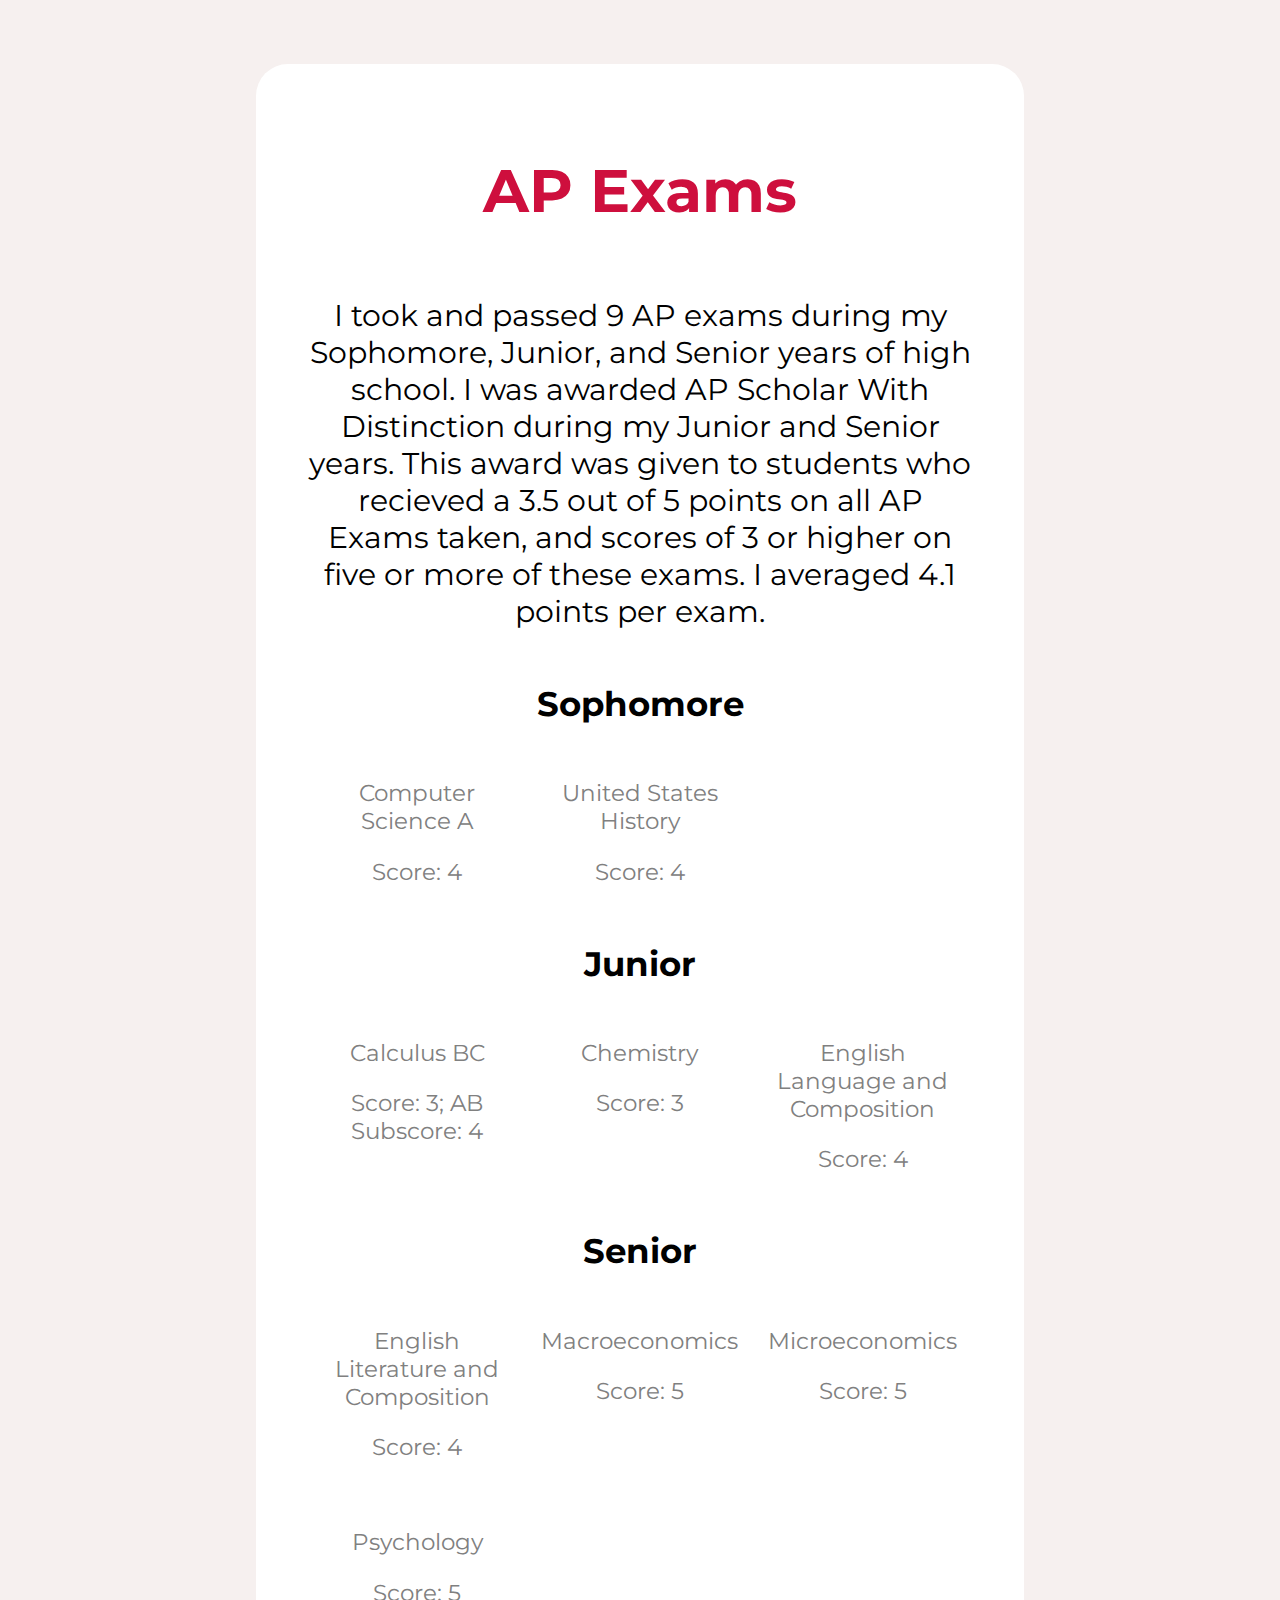
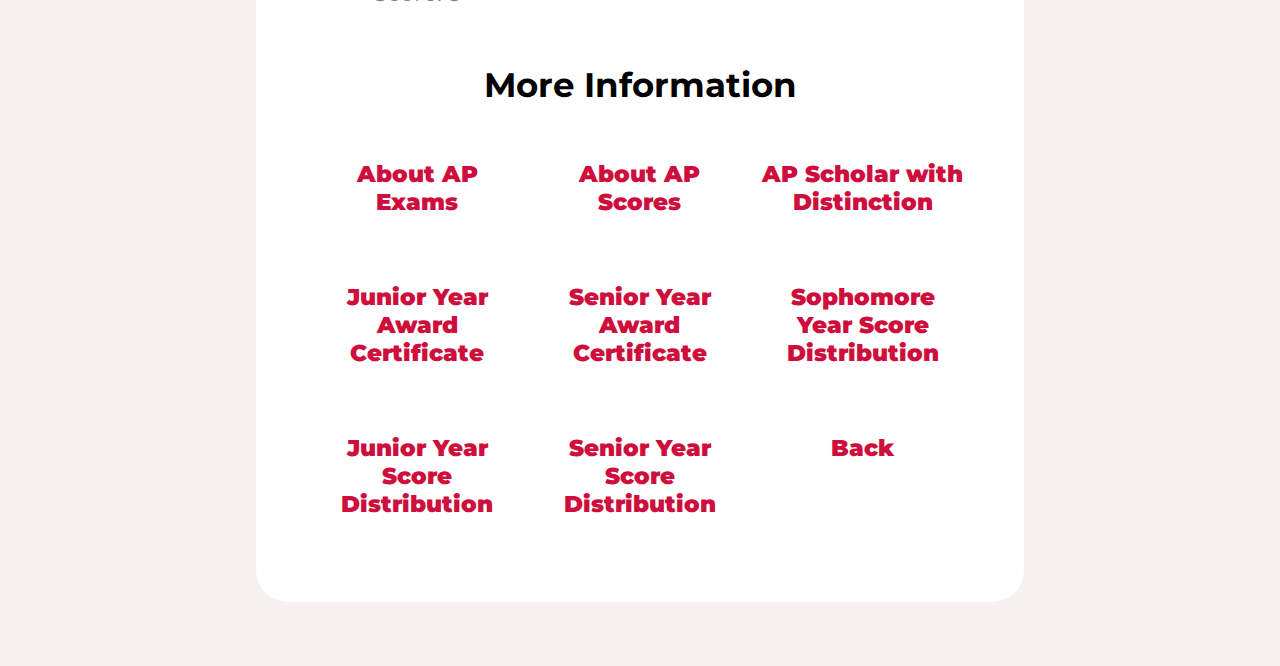
<file: ap/index.html>
<!DOCTYPE html>

<html>

<head>
    <meta charset="utf-8">
    <meta http-equiv="X-UA-Compatible" content="IE=edge">
    <title></title>
    <meta name="description" content="">
    <meta name="viewport" content="width=device-width, initial-scale=1">
    <link rel="stylesheet" href="">

    <!-- Style -->

    <link href="https://fonts.googleapis.com/css2?family=Lato&display=swap" rel="stylesheet" />
    <link rel="stylesheet" href="https://cdnjs.cloudflare.com/ajax/libs/font-awesome/4.7.0/css/font-awesome.min.css">
    <link href="https://fonts.googleapis.com/css2?family=Montserrat&display=swap" rel="stylesheet">
    <title>Cloud Generator</title>
    <link rel="stylesheet" href="style.css" />


    <!-- Favicon -->
    <link rel="apple-touch-icon" sizes="180x180" href="../favicon/apple-touch-icon.png">
    <link rel="icon" type="image/png" sizes="32x32" href="../favicon/favicon-32x32.png">
    <link rel="icon" type="image/png" sizes="16x16" href="../favicon/favicon-16x16.png">
    <link rel="manifest" href="../favicon/site.webmanifest">


</head>

<body>
    <div class="container">

        <h1 class="header">AP Exams</h1>

        <p>I took and passed 9 AP exams during my Sophomore, Junior, and Senior years of high school. I was awarded AP
            Scholar With Distinction during my Junior and Senior years. This award was given to students who recieved a
            3.5 out of 5 points on all AP Exams taken, and scores of 3 or higher on five or more of these exams. I
            averaged 4.1 points per exam.
        </p>





        <div class="links">


            
            <h1>Sophomore</h1>



            <a href="https://apstudents.collegeboard.org/courses/ap-computer-science-a" target="_blank" class="anchors">
                <p>Computer Science A</p>
                <p>Score: 4</p>
            </a>

            <a href="https://apcentral.collegeboard.org/courses/ap-united-states-history/course" target="_blank" class="anchors">
                <p>United States History</p>
                <p>Score: 4</p>
            </a>

            <h1>Junior</h1>

            <a href="https://apstudents.collegeboard.org/courses/ap-calculus-bc" target="_blank" class="anchors">
                <p>Calculus BC</p>
                <p>Score: 3; AB Subscore: 4</p>
            </a>

            <a href="https://apstudents.collegeboard.org/courses/ap-chemistry" target="_blank" class="anchors">
                <p>Chemistry</p>
                <p>Score: 3</p>
            </a>

            <a href="https://apstudents.collegeboard.org/courses/ap-english-language-and-composition" target="_blank" class="anchors">
                <p>English Language and Composition</p>
                <p>Score: 4</p>
            </a>

            <h1>Senior</h1>

            <a href="https://apcentral.collegeboard.org/courses/ap-english-literature-and-composition/course" target="_blank" class="anchors">
                <p>English Literature and Composition</p>
                <p>Score: 4</p>
            </a>

            <a href="https://apstudents.collegeboard.org/courses/ap-macroeconomics" target="_blank" class="anchors">
                <p>Macroeconomics</p>
                <p>Score: 5</p>
            </a>

            <a href="https://apstudents.collegeboard.org/courses/ap-microeconomics" target="_blank" class="anchors">
                <p>Microeconomics</p>
                <p>Score: 5</p>
            </a>

            <a href="https://apstudents.collegeboard.org/courses/ap-psychology" target="_blank" class="anchors">
                <p>Psychology</p>
                <p>Score: 5</p>
            </a>

            <h1>More Information</h1>


            <a href="https://apstudents.collegeboard.org/about-ap-exams" target="_blank" class="anchors home">
                <p>About AP Exams</p>
            </a>

            <a href="https://apstudents.collegeboard.org/about-ap-scores" target="_blank" class="anchors home">
                <p>About AP Scores</p>
            </a>

            <a href="https://apstudents.collegeboard.org/awards-recognitions/ap-scholar-award" target="_blank" class="anchors home">
                <p>AP Scholar with Distinction</p>
            </a>

            <a href="ap_2018.pdf" target="_blank" class="anchors home">
                <p>Junior Year Award Certificate</p>
            </a>

            <a href="ap_2019.pdf" target="_blank" class="anchors home">
                <p>Senior Year Award Certificate</p>
            </a>

            <a href="Student-Score-Distributions-2017.pdf" target="_blank" class="anchors home">
                <p>Sophomore Year Score Distribution</p>
            </a>

            <a href="Student-Score-Distributions-2018.pdf" target="_blank" class="anchors home">
                <p>Junior Year Score Distribution</p>
            </a>

            <a href="Student-Score-Distributions-2019.pdf" target="_blank" class="anchors home">
                <p>Senior Year Score Distribution</p>
            </a>

            <a href="../index.html" class="anchors home">
                <p>Back</p>
            </a>
          



        </div>


    </div>
    <script src="" async defer></script>
    </div>

    <!-- <footer class="mainFooter">
        <p>
            Will Altman &bullet; 2021 &bullet;
            <a href="../index.html" id="link">willaltman.tech</a>
        </p>
        <p>Designed from scratch in Cincinnati, Ohio &bullet; Version 1.1</p>
    </footer> -->

</body>


</html>
</file>
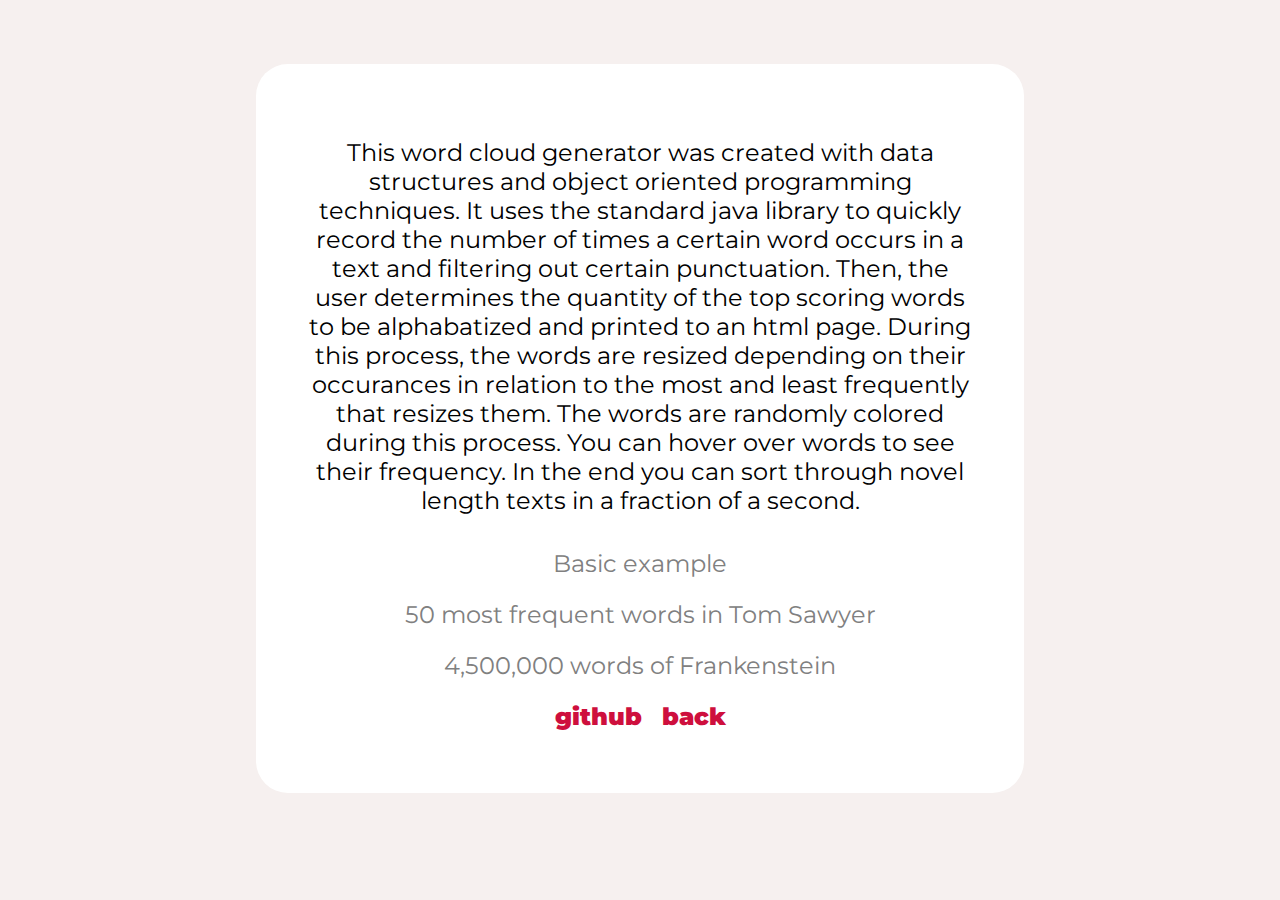
<file: cloud_gen/index.html>
<!DOCTYPE html>

<html>

<head>
    <meta charset="utf-8">
    <meta http-equiv="X-UA-Compatible" content="IE=edge">
    <title></title>
    <meta name="description" content="">
    <meta name="viewport" content="width=device-width, initial-scale=1">
    <link rel="stylesheet" href="">

    <!-- Style -->

    <link href="https://fonts.googleapis.com/css2?family=Lato&display=swap" rel="stylesheet" />
    <link rel="stylesheet" href="https://cdnjs.cloudflare.com/ajax/libs/font-awesome/4.7.0/css/font-awesome.min.css">
    <link href="https://fonts.googleapis.com/css2?family=Montserrat&display=swap" rel="stylesheet">
    <title>Cloud Generator</title>
    <link rel="stylesheet" href="index.css" />


    <!-- Favicon -->
    <link rel="apple-touch-icon" sizes="180x180" href="../favicon/apple-touch-icon.png">
    <link rel="icon" type="image/png" sizes="32x32" href="../favicon/favicon-32x32.png">
    <link rel="icon" type="image/png" sizes="16x16" href="../favicon/favicon-16x16.png">
    <link rel="manifest" href="../favicon/site.webmanifest">


</head>

<body>
    <div class="container">
        <p>This word cloud generator was created with data structures and object oriented programming techniques. It
            uses
            the
            standard java library to quickly record
            the number of times a certain word occurs in a text and filtering out certain punctuation. Then, the user
            determines the quantity of the top
            scoring
            words to be alphabatized and printed
            to an html page. During this process, the words are resized depending on their occurances in
            relation to the most and least frequently that resizes them. The words are randomly colored during this
            process. You can hover over words to see their frequency. In the end you can sort through novel length texts in a
            fraction of a second.
        </p>

        <div class="links">
            <div class="anchors">

                <a href="cloud_example.html" target="_blank">Basic example</a></div>
            <div class="anchors">
                <a href="cloud_tomsawyer.html" target="_blank">50 most frequent words in Tom Sawyer</a></div>
            <div class="anchors">
                <a href="cloud_frankenstein.html" target="_blank">4,500,000 words of Frankenstein</a></div>
            <div class="anchors">
                <a href="https://github.com/altmanw/TheCloud" class="home" target="_blank">github</a>
                <a href="../index.html" class="home">back</a></div>

        </div>
        <script src="" async defer></script>
    </div>

    <!-- <footer class="mainFooter">
        <p>
            Will Altman &bullet; 2021 &bullet;
            <a href="../index.html" id="link">willaltman.tech</a>
        </p>
        <p>Designed from scratch in Cincinnati, Ohio &bullet; Version 1.1</p>
    </footer> -->

</body>


</html>
</file>
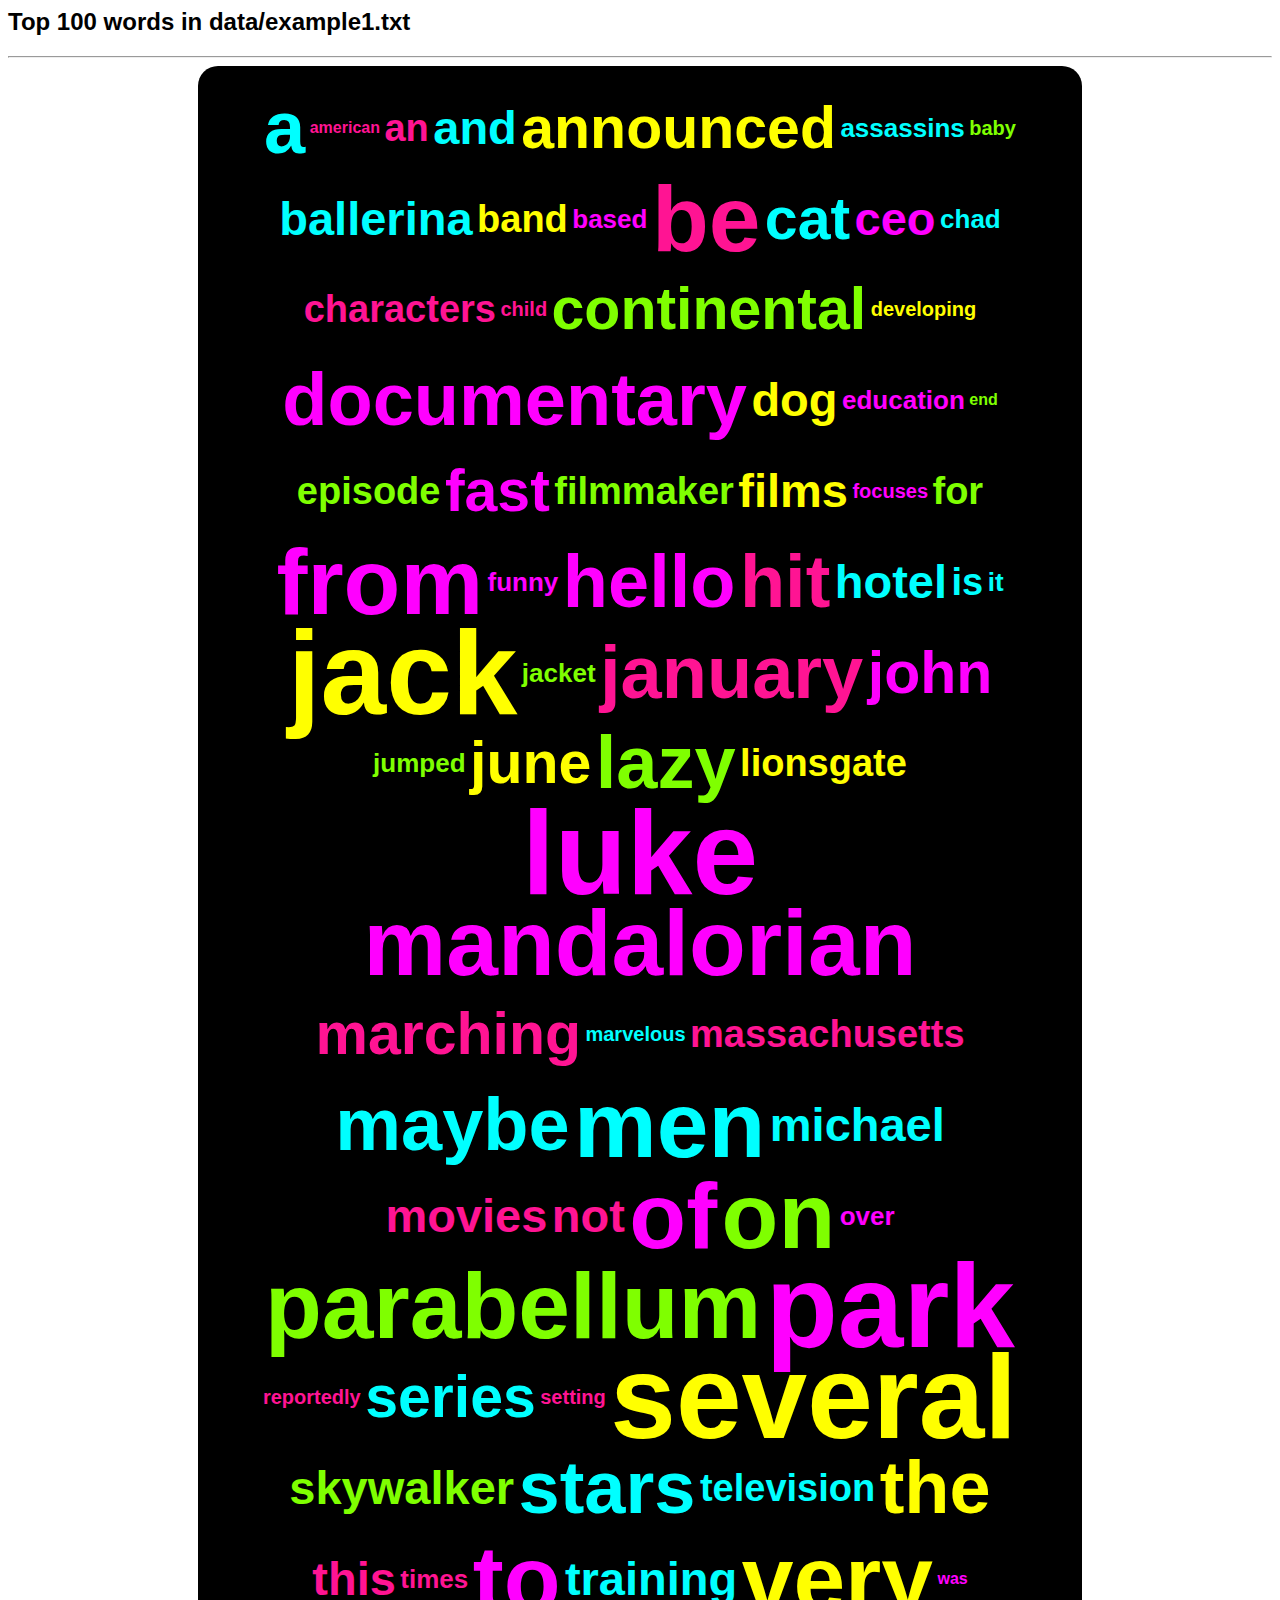
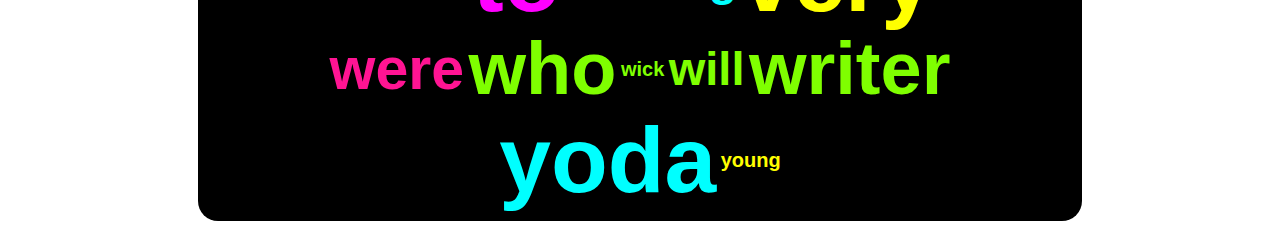
<file: cloud_gen/cloud_example.html>
<html>

<head>
    <title>Top 100 words in data/example1.txt</title>
    <link href="style.css" rel="stylesheet" type="text/css">
</head>

<body>
    <h2>Top 100 words in data/example1.txt</h2>
    <hr>
    <div class="container">
        <p class="vertical-center">
            <span style="cursor:grab; color:cyan;" class="f16" title="count: 78">a</span>
            <span style="cursor:grab; color:DeepPink;" class="f19" title="count: 122">american</span>
            <span style="cursor:grab; color:DeepPink;" class="f13" title="count: 38">an</span>
            <span style="cursor:grab; color:cyan;" class="f14" title="count: 47">and</span>
            <span style="cursor:grab; color:yellow;" class="f15" title="count: 59">announced</span>
            <span style="cursor:grab; color:cyan;" class="f12" title="count: 22">assassins</span>
            <span style="cursor:grab; color:Chartreuse;" class="f11" title="count: 12">baby</span>
            <span style="cursor:grab; color:cyan;" class="f14" title="count: 45">ballerina</span>
            <span style="cursor:grab; color:yellow;" class="f13" title="count: 33">band</span>
            <span style="cursor:grab; color:Magenta;" class="f12" title="count: 23">based</span>
            <span style="cursor:grab; color:DeepPink;" class="f17" title="count: 93">be</span>
            <span style="cursor:grab; color:cyan;" class="f15" title="count: 58">cat</span>
            <span style="cursor:grab; color:Magenta;" class="f14" title="count: 48">ceo</span>
            <span style="cursor:grab; color:cyan;" class="f12" title="count: 14">chad</span>
            <span style="cursor:grab; color:DeepPink;" class="f13" title="count: 39">characters</span>
            <span style="cursor:grab; color:DeepPink;" class="f11" title="count: 9">child</span>
            <span style="cursor:grab; color:Chartreuse;" class="f15" title="count: 56">continental</span>
            <span style="cursor:grab; color:yellow;" class="f11" title="count: 8">developing</span>
            <span style="cursor:grab; color:Magenta;" class="f16" title="count: 71">documentary</span>
            <span style="cursor:grab; color:yellow;" class="f14" title="count: 53">dog</span>
            <span style="cursor:grab; color:Magenta;" class="f12" title="count: 24">education</span>
            <span style="cursor:grab; color:Chartreuse;" class="f21" title="count: 146">end</span>
            <span style="cursor:grab; color:Chartreuse;" class="f13" title="count: 38">episode</span>
            <span style="cursor:grab; color:Magenta;" class="f15" title="count: 66">fast</span>
            <span style="cursor:grab; color:Chartreuse;" class="f13" title="count: 35">filmmaker</span>
            <span style="cursor:grab; color:yellow;" class="f14" title="count: 53">films</span>
            <span style="cursor:grab; color:Magenta;" class="f11" title="count: 8">focuses</span>
            <span style="cursor:grab; color:Chartreuse;" class="f13" title="count: 31">for</span>
            <span style="cursor:grab; color:Magenta;" class="f17" title="count: 94">from</span>
            <span style="cursor:grab; color:Magenta;" class="f12" title="count: 20">funny</span>
            <span style="cursor:grab; color:Magenta;" class="f16" title="count: 78">hello</span>
            <span style="cursor:grab; color:DeepPink;" class="f16" title="count: 81">hit</span>
            <span style="cursor:grab; color:cyan;" class="f14" title="count: 42">hotel</span>
            <span style="cursor:grab; color:cyan;" class="f13" title="count: 39">is</span>
            <span style="cursor:grab; color:cyan;" class="f12" title="count: 24">it</span>
            <span style="cursor:grab; color:yellow;" class="f18" title="count: 100">jack</span>
            <span style="cursor:grab; color:Chartreuse;" class="f12" title="count: 26">jacket</span>
            <span style="cursor:grab; color:DeepPink;" class="f16" title="count: 83">january</span>
            <span style="cursor:grab; color:Magenta;" class="f15" title="count: 66">john</span>
            <span style="cursor:grab; color:Chartreuse;" class="f12" title="count: 24">jumped</span>
            <span style="cursor:grab; color:yellow;" class="f15" title="count: 64">june</span>
            <span style="cursor:grab; color:Chartreuse;" class="f16" title="count: 77">lazy</span>
            <span style="cursor:grab; color:yellow;" class="f13" title="count: 31">lionsgate</span>
            <span style="cursor:grab; color:Magenta;" class="f18" title="count: 110">luke</span>
            <span style="cursor:grab; color:Magenta;" class="f17" title="count: 89">mandalorian</span>
            <span style="cursor:grab; color:DeepPink;" class="f15" title="count: 56">marching</span>
            <span style="cursor:grab; color:cyan;" class="f11" title="count: 4">marvelous</span>
            <span style="cursor:grab; color:DeepPink;" class="f13" title="count: 41">massachusetts</span>
            <span style="cursor:grab; color:cyan;" class="f16" title="count: 75">maybe</span>
            <span style="cursor:grab; color:cyan;" class="f17" title="count: 92">men</span>
            <span style="cursor:grab; color:cyan;" class="f14" title="count: 44">michael</span>
            <span style="cursor:grab; color:DeepPink;" class="f14" title="count: 50">movies</span>
            <span style="cursor:grab; color:DeepPink;" class="f14" title="count: 53">not</span>
            <span style="cursor:grab; color:Magenta;" class="f17" title="count: 91">of</span>
            <span style="cursor:grab; color:Chartreuse;" class="f17" title="count: 92">on</span>
            <span style="cursor:grab; color:Magenta;" class="f12" title="count: 25">over</span>
            <span style="cursor:grab; color:Chartreuse;" class="f17" title="count: 91">parabellum</span>
            <span style="cursor:grab; color:Magenta;" class="f18" title="count: 98">park</span>
            <span style="cursor:grab; color:DeepPink;" class="f11" title="count: 6">reportedly</span>
            <span style="cursor:grab; color:cyan;" class="f15" title="count: 65">series</span>
            <span style="cursor:grab; color:DeepPink;" class="f11" title="count: 11">setting</span>
            <span style="cursor:grab; color:yellow;" class="f18" title="count: 100">several</span>
            <span style="cursor:grab; color:Chartreuse;" class="f14" title="count: 44">skywalker</span>
            <span style="cursor:grab; color:cyan;" class="f16" title="count: 77">stars</span>
            <span style="cursor:grab; color:cyan;" class="f13" title="count: 30">television</span>
            <span style="cursor:grab; color:yellow;" class="f16" title="count: 83">the</span>
            <span style="cursor:grab; color:DeepPink;" class="f14" title="count: 44">this</span>
            <span style="cursor:grab; color:DeepPink;" class="f12" title="count: 26">times</span>
            <span style="cursor:grab; color:Magenta;" class="f17" title="count: 84">to</span>
            <span style="cursor:grab; color:cyan;" class="f14" title="count: 53">training</span>
            <span style="cursor:grab; color:yellow;" class="f17" title="count: 91">very</span>
            <span style="cursor:grab; color:Magenta;" class="f19" title="count: 116">was</span>
            <span style="cursor:grab; color:DeepPink;" class="f15" title="count: 60">were</span>
            <span style="cursor:grab; color:Chartreuse;" class="f16" title="count: 78">who</span>
            <span style="cursor:grab; color:Chartreuse;" class="f11" title="count: 12">wick</span>
            <span style="cursor:grab; color:Chartreuse;" class="f14" title="count: 54">will</span>
            <span style="cursor:grab; color:Chartreuse;" class="f16" title="count: 72">writer</span>
            <span style="cursor:grab; color:cyan;" class="f17" title="count: 87">yoda</span>
            <span style="cursor:grab; color:yellow;" class="f11" title="count: 2">young</span>
        </p>
    </div>
</body>

</html>
</file>
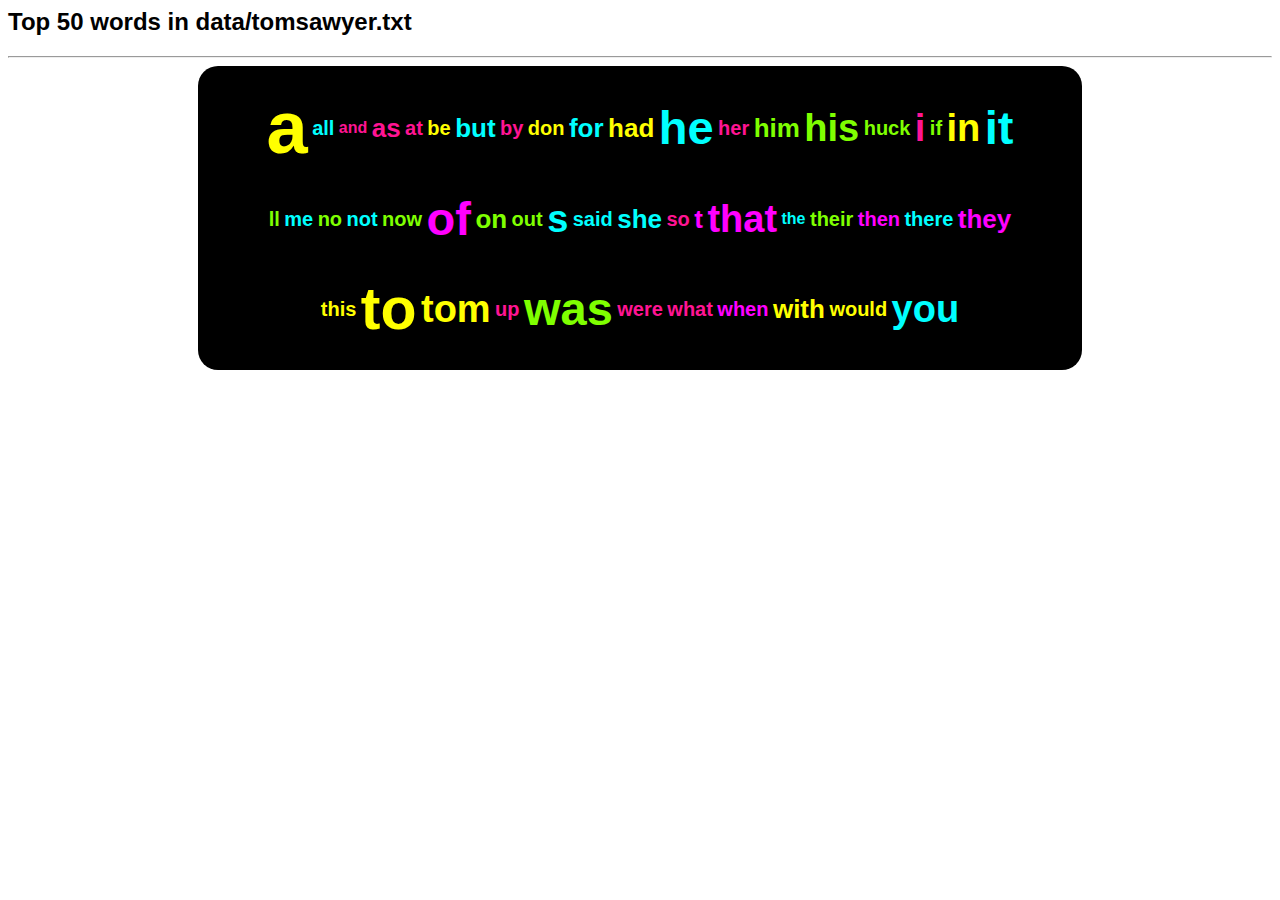
<file: cloud_gen/cloud_tomsawyer.html>
<html>

<head>
    <title>Top 50 words in data/tomsawyer.txt</title>
    <link href="style.css" rel="stylesheet" type="text/css">
</head>

<body>
    <h2>Top 50 words in data/tomsawyer.txt</h2>
    <hr>
    <div class="container">
        <p class="vertical-center">
            <span style="cursor:grab; color:yellow;" class="f16" title="count: 1867">a</span>
            <span style="cursor:grab; color:cyan;" class="f11" title="count: 329">all</span>
            <span style="cursor:grab; color:DeepPink;" class="f19" title="count: 3113">and</span>
            <span style="cursor:grab; color:DeepPink;" class="f12" title="count: 393">as</span>
            <span style="cursor:grab; color:DeepPink;" class="f11" title="count: 363">at</span>
            <span style="cursor:grab; color:yellow;" class="f11" title="count: 295">be</span>
            <span style="cursor:grab; color:cyan;" class="f12" title="count: 582">but</span>
            <span style="cursor:grab; color:DeepPink;" class="f11" title="count: 276">by</span>
            <span style="cursor:grab; color:yellow;" class="f11" title="count: 224">don</span>
            <span style="cursor:grab; color:cyan;" class="f12" title="count: 527">for</span>
            <span style="cursor:grab; color:yellow;" class="f12" title="count: 512">had</span>
            <span style="cursor:grab; color:cyan;" class="f14" title="count: 1253">he</span>
            <span style="cursor:grab; color:DeepPink;" class="f11" title="count: 284">her</span>
            <span style="cursor:grab; color:Chartreuse;" class="f12" title="count: 434">him</span>
            <span style="cursor:grab; color:Chartreuse;" class="f13" title="count: 815">his</span>
            <span style="cursor:grab; color:Chartreuse;" class="f11" title="count: 250">huck</span>
            <span style="cursor:grab; color:DeepPink;" class="f13" title="count: 1017">i</span>
            <span style="cursor:grab; color:Chartreuse;" class="f11" title="count: 237">if</span>
            <span style="cursor:grab; color:yellow;" class="f13" title="count: 944">in</span>
            <span style="cursor:grab; color:cyan;" class="f14" title="count: 1317">it</span>
            <span style="cursor:grab; color:Chartreuse;" class="f11" title="count: 232">ll</span>
            <span style="cursor:grab; color:cyan;" class="f11" title="count: 212">me</span>
            <span style="cursor:grab; color:Chartreuse;" class="f11" title="count: 268">no</span>
            <span style="cursor:grab; color:cyan;" class="f11" title="count: 286">not</span>
            <span style="cursor:grab; color:Chartreuse;" class="f11" title="count: 287">now</span>
            <span style="cursor:grab; color:Magenta;" class="f14" title="count: 1448">of</span>
            <span style="cursor:grab; color:Chartreuse;" class="f12" title="count: 373">on</span>
            <span style="cursor:grab; color:Chartreuse;" class="f11" title="count: 277">out</span>
            <span style="cursor:grab; color:cyan;" class="f13" title="count: 847">s</span>
            <span style="cursor:grab; color:cyan;" class="f11" title="count: 356">said</span>
            <span style="cursor:grab; color:cyan;" class="f12" title="count: 404">she</span>
            <span style="cursor:grab; color:DeepPink;" class="f11" title="count: 361">so</span>
            <span style="cursor:grab; color:Magenta;" class="f12" title="count: 679">t</span>
            <span style="cursor:grab; color:Magenta;" class="f13" title="count: 1028">that</span>
            <span style="cursor:grab; color:cyan;" class="f21" title="count: 3712">the</span>
            <span style="cursor:grab; color:Chartreuse;" class="f11" title="count: 192">their</span>
            <span style="cursor:grab; color:Magenta;" class="f11" title="count: 307">then</span>
            <span style="cursor:grab; color:cyan;" class="f11" title="count: 338">there</span>
            <span style="cursor:grab; color:Magenta;" class="f12" title="count: 620">they</span>
            <span style="cursor:grab; color:yellow;" class="f11" title="count: 293">this</span>
            <span style="cursor:grab; color:yellow;" class="f15" title="count: 1731">to</span>
            <span style="cursor:grab; color:yellow;" class="f13" title="count: 775">tom</span>
            <span style="cursor:grab; color:DeepPink;" class="f11" title="count: 304">up</span>
            <span style="cursor:grab; color:Chartreuse;" class="f14" title="count: 1168">was</span>
            <span style="cursor:grab; color:DeepPink;" class="f11" title="count: 277">were</span>
            <span style="cursor:grab; color:DeepPink;" class="f11" title="count: 250">what</span>
            <span style="cursor:grab; color:Magenta;" class="f11" title="count: 212">when</span>
            <span style="cursor:grab; color:yellow;" class="f12" title="count: 647">with</span>
            <span style="cursor:grab; color:yellow;" class="f11" title="count: 241">would</span>
            <span style="cursor:grab; color:cyan;" class="f13" title="count: 893">you</span>
        </p>
    </div>
</body>

</html>
</file>
<file: ap/style.css>
body { font-family: "Montserrat", Arial, "Lato", sans-serif;
    scroll-behavior: smooth;
    overflow-x: hidden;
    background-color: #f6f0ef;
    font-size: 20px;
    display: flex;
    flex-direction: column;
    grid-template-rows: 1fr auto;
    flex-direction: column;
    padding: 0;
    margin: 0;
    min-height: 100vh;

    
}

.container {
    display: flex;
    flex-direction: column;
    margin: 5% 5%;
    padding: 20px;
    background-color: white;
    border-radius: 32px;
    text-align: center;
    font-size: 0.8em;

}


.header {
  color:#ce0f3d;
}

.links {
  display: grid;
  grid-template-columns: 1fr;
  font-size: 0.75em;
  
}

.links h1 {
  font-size: 1.5em;
}

@media only screen and (min-width: 560px) {
  .container {
    font-size: 1.25em;
    margin: 5% 10%;
    padding: 20px;
      
  }



}
@media only screen and (min-width: 952px) {
  .links {
    display: grid;
    grid-template-columns: 1fr 1fr;
    
  }

  .container {
    margin: 5% 10%;
    padding: 30px;
  }

  .links h1 {
    grid-column-start: span 2;
  }
}

@media only screen and (min-width: 1250px) {
  .links {
    display: grid;
    grid-template-columns: 1fr 1fr 1fr;
    
  }

  .container {
    margin: 5% 20%;
    padding: 50px;
    font-size: 1.5em;
  }

  .links h1 {
    grid-column-start: span 3;
  }
}






.links a {
    display: inline-block;
    margin: 10px;
    color: grey;
    text-decoration: none;
    border-bottom: 2px solid transparent;
    transition: 0.25s;
}

.links a:hover {
    color: red;
    transition: 0.5s;
  }








.anchors {
    display: flex;
    flex-direction: row;
    justify-self: center;

}


.home {
    color: #ce0f3d !important;
    font-weight: 900;
    transition: 0.25s;

}

.home:hover {
    color: red !important;
    transition: 0.5s;
}



/* --- FOOTER ---  */




.mainFooter {
    background-color: #222831;
    color: #fff;
    text-align: center;
    padding: 10px;
    font-size: 20px;
    width: 100%;
    margin-top: auto;
    grid-row-start: 2;
    grid-row-end: 3;
    height: 130px;
    position: fixed;
    bottom: 0;

  }
  
  .mainFooter a {
    color: white;
    text-decoration: none;
    border-bottom: 2px solid transparent;
    transition: 0.5s;
  }
  
  .mainFooter a:hover {
    border-bottom: 2px solid white;
    transition: 0.5s;
  }
  
  .mainFooter h6 {
    font-size: 0.75em;
    font-weight: normal;
  }
</file>
<file: cloud_gen/index.css>
body { font-family: "Montserrat", Arial, "Lato", sans-serif;
    scroll-behavior: smooth;
    overflow-x: hidden;
    background-color: #f6f0ef;
    display: flex;
    flex-direction: column;
    grid-template-rows: 1fr auto;
    flex-direction: column;
    padding: 0;
    margin: 0;
    min-height: 100vh;

    
}

.container {
    display: flex;
    flex-direction: column;
    margin: 5% 5%;
    padding: 20px;
    background-color: white;
    border-radius: 32px;
    text-align: center;
    font-size: 0.8em;

}

.links {
    display: flex;
    flex-direction: column;
    position: relative;
    justify-content: center;
  }

  .links a {
    display: inline-block;
    margin: 10px;
    color: grey;
    text-decoration: none;
    border-bottom: 2px solid transparent;
    transition: 0.25s;
  }

.links a:hover {
    color: red;
    transition: 0.5s;
  }

@media only screen and (min-width: 560px) {
.container {
    font-size: 1.5em;
    margin: 5% 20%;
    padding: 50px;
    
}


}

.anchors {
    display: flex;
    flex-direction: row;
    justify-content: center;
}

.home {
    color: #ce0f3d !important;
    font-weight: 900;
    transition: 0.25s;

}

.home:hover {
    color: red !important;
    transition: 0.5s;
}



/* --- FOOTER ---  */




.mainFooter {
    background-color: #222831;
    color: #fff;
    text-align: center;
    padding: 10px;
    font-size: 20px;
    width: 100%;
    margin-top: auto;
    grid-row-start: 2;
    grid-row-end: 3;
    height: 130px;
    position: fixed;
    bottom: 0;

  }
  
  .mainFooter a {
    color: white;
    text-decoration: none;
    border-bottom: 2px solid transparent;
    transition: 0.5s;
  }
  
  .mainFooter a:hover {
    border-bottom: 2px solid white;
    transition: 0.5s;
  }
  
  .mainFooter h6 {
    font-size: 0.75em;
    font-weight: normal;
  }
</file>
<file: cloud_gen/style.css>
body { font-family: "Montserrat", Arial, "Lato", sans-serif;
       scroll-behavior: smooth;
       overflow-x: hidden; 
}

.container {
       display: flex;
       margin: 0% 15%;
       padding: 0% 5%;
       line-height: 90px;
       background-color: black;
       border-radius: 20px;
       text-align: center;

}

span {
       vertical-align: middle;
       font-weight: 600;
       align-items: center;
       cursor: grab;
     }

span:hover {
       color:blue !important;


}


.f11 { font-size: 20px; }
.f12 { font-size: 26px; }
.f13 { font-size: 38px; }
.f14 { font-size: 47px; }
.f15 { font-size: 59px; }
.f16 { font-size: 74px; }
.f17 { font-size: 93px; }
.f18 { font-size: 118px; }
</file>
